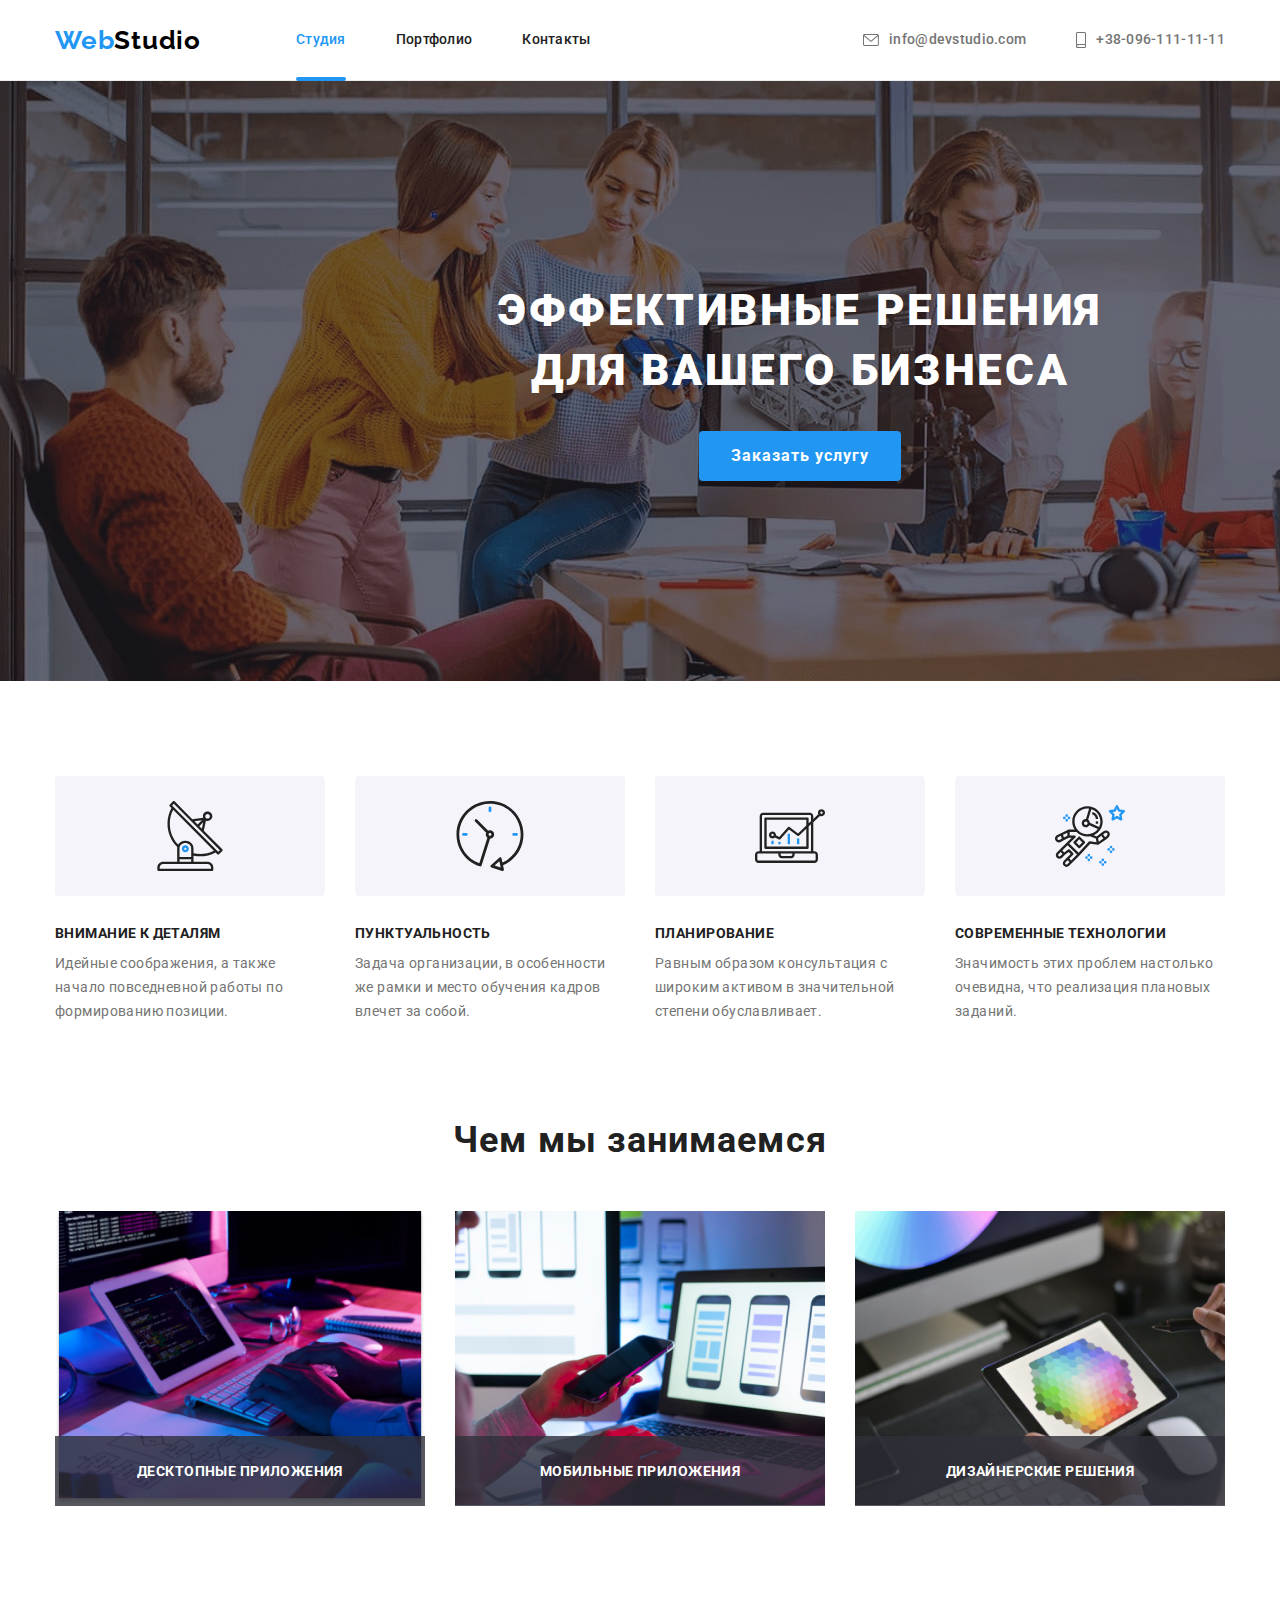
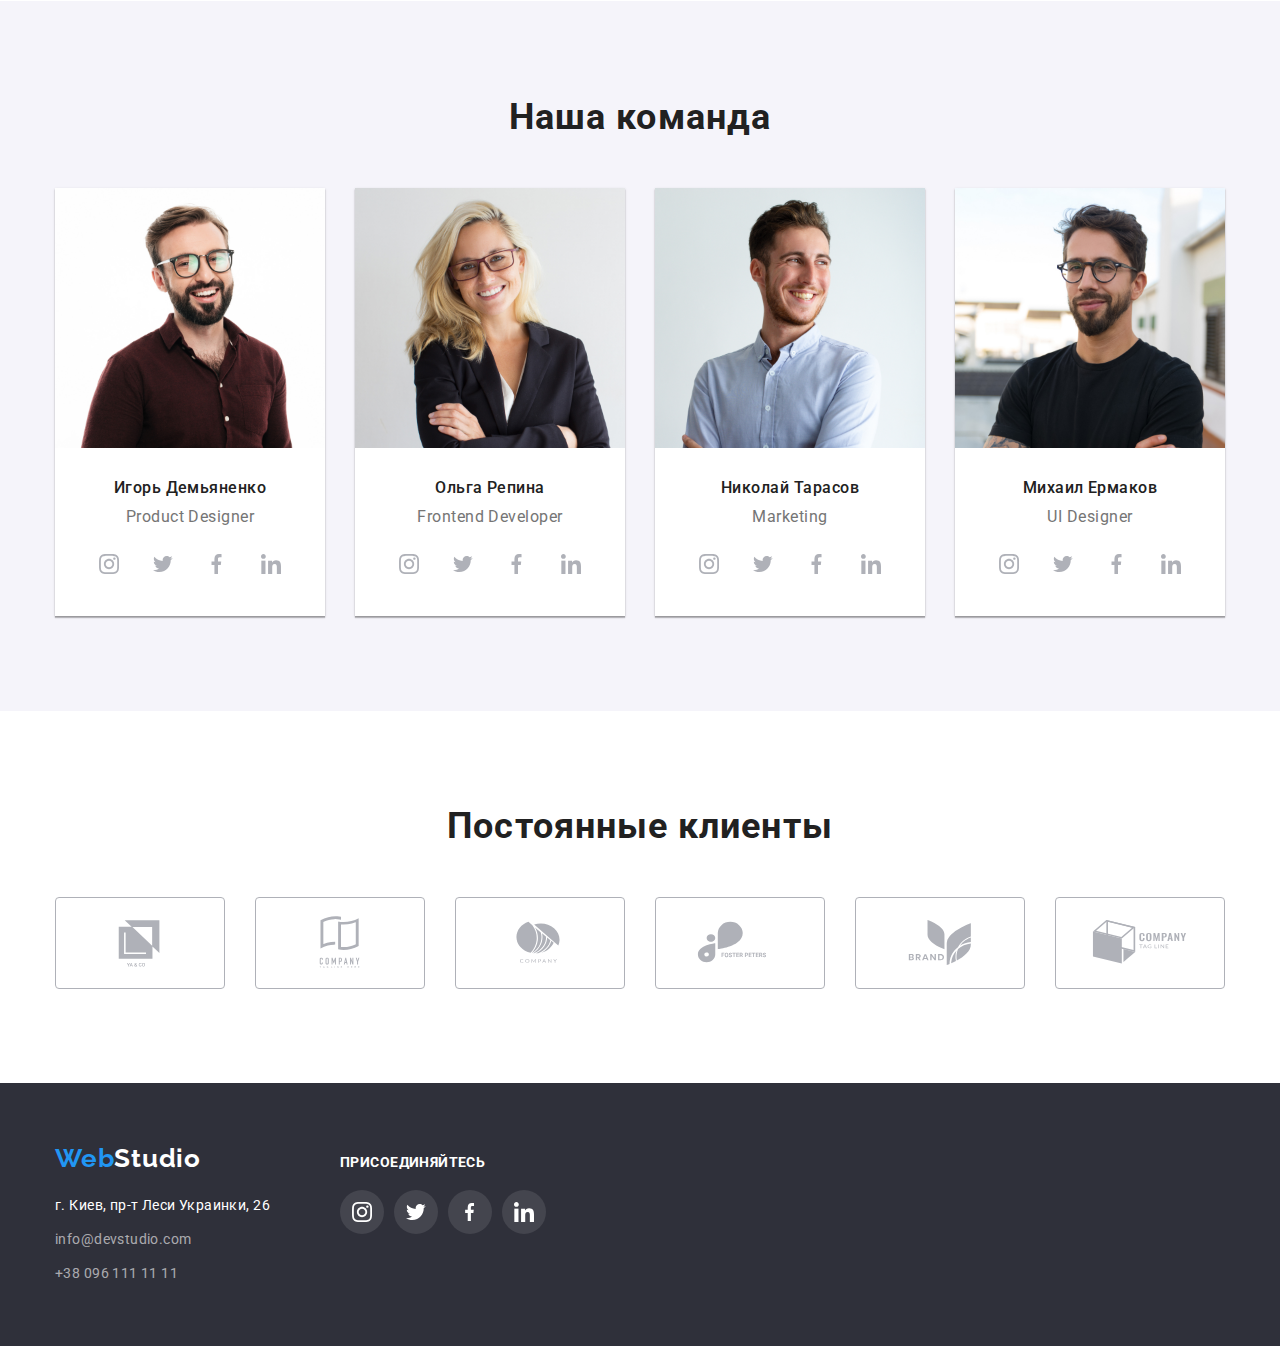
<file: index.html>
<!DOCTYPE html>
<html lang="ru">

<head>
    <meta charset="UTF-8" />
    <meta http-equiv="X-UA-Compatible" content="IE=edge" />
    <meta name="viewport" content="width=device-width, initial-scale-1.0" />

    <link rel="preconnect" href="https://fonts.googleapis.com">
    <link rel="preconnect" href="https://fonts.gstatic.com" crossorigin>
    <link href="https://fonts.googleapis.com/css2?family=Raleway:wght@700&family=Roboto:wght@400;500;700;900&display=swap"
        rel="stylesheet">

    <link rel="stylesheet" href="https://cdnjs.cloudflare.com/ajax/libs/modern-normalize/1.0.0/modern-normalize.min.css" />
    <link rel="stylesheet" href="./css/styles.css" />

    <title>WebStudio</title>
</head>

<body>
    <header class="container-nav">
        <!--Navigation-->
        <div class="container">
            <div class="flex-nav">
                <nav class="navigation">
                    <a class="header-logo link" href="./index.html" title="logo" target="_blank">
                        Web<span class="logo-second">Studio</span>
                    </a>
                    <ul class="header-menu list">
                        <li class="header-menu-item"><a class="header-menu-text link current header-menu-text-line" href="./index.html">
                                Студия
                            </a></li>
                        <li class="header-menu-item"><a class="header-menu-text link" href="./portfolio.html">
                                Портфолио
                            </a></li>
                        <li class="header-menu-item"><a class="header-menu-text link" href="#">
                                Контакты
                            </a></li>
                    </ul>
                </nav>
                <ul class="header-contacts list">
                    <li class="header-contacts-item">
                        <a class="header-contacts-item link" href="mailto:info@devstudio.com"> 
                            <svg class="header-contacts-item-img" height="12" width="16">
                            <use href="./images/icons/symbol-defs.svg#icon-post"></use>
                        </svg>
                            info@devstudio.com</a>
                    </li>
                    <li class="header-contacts-item">
                        <a class="header-contacts-item link" href="tell:+380961111111">
                            <svg class="header-contacts-item-img" height="16" width="10">
                            <use href="./images/icons/symbol-defs.svg#icon-smartphone"></use>
                        </svg>
                            +38-096-111-11-11</a>
                    </li>
                </ul>
            </div>
        </div>
    </header>

    <main>

        <!--First section-->
        <section class="first-section">
            <div class="container">
                <h1 class="main-title">
                    Эффективные решения для вашего бизнеса
                </h1>
                <div class="button-wrapper">
                    <button type="button" class="btn" data-modal-open>Заказать услугу</button>
                </div>
            </div>
        </section>

        <!--Second section-->
        <section class="peculiarities">
            <div class="container-peculiarities container">
                <h2 class="visually-hidden">Особенности</h2>
                    <ul class="peculiarities-list list">
                        <li class="peculiarities-item">
                            <div class="peculiarities-item-fon">
                                <svg class="peculiarities-item-img" height="70" width="70">
                                    <use href="./images/icons/symbol-defs.svg#icon-group1-1"></use>
                                </svg>
                            </div>
                            <h3 class="peculiarities-item-title">Внимание к деталям</h3>
                            <p class="peculiarities-item-text">Идейные соображения, а также начало повседневной работы по формированию позиции.</p>
                        </li>
                        <li class="peculiarities-item">
                            <div class="peculiarities-item-fon">
                                <svg class="peculiarities-item-img" height="70" width="70">
                                    <use href="./images/icons/symbol-defs.svg#icon-group1-2"></use>
                                </svg>
                            </div>
                            <h3 class="peculiarities-item-title">Пунктуальность</h3>
                            <p class="peculiarities-item-text">Задача организации, в особенности же рамки и место обучения кадров влечет за собой.</p>
                        </li>
                        <li class="peculiarities-item">
                            <div class="peculiarities-item-fon">
                                <svg class="peculiarities-item-img" height="70" width="70">
                                    <use href="./images/icons/symbol-defs.svg#icon-group1-3"></use>
                                </svg>
                            </div>
                            <h3 class="peculiarities-item-title">Планирование</h3>
                            <p class="peculiarities-item-text">Равным образом консультация с широким активом в значительной степени обуславливает.</p>
                        </li>
                        <li class="peculiarities-item">
                            <div class="peculiarities-item-fon">
                                <svg class="peculiarities-item-img" height="70" width="70">
                                    <use href="./images/icons/symbol-defs.svg#icon-group1-4"></use>
                                </svg>
                            </div>
                            <h3 class="peculiarities-item-title">Современные технологии</h3>
                            <p class="peculiarities-item-text">Значимость этих проблем настолько очевидна, что реализация плановых заданий.</p>
                        </li>
                    </ul>
            </div>
        </section> 

        <!--Third section-->
        <section class="activity">
            <div class="container-activity container">
                <h2 class="activity-title">
                    Чем мы занимаемся
                </h2>
                <ul class="activity-list list">
                    <li class="activity-item">
                            <img class="activity-item-img" src="./images/box1.jpg" alt="Разработка програмного обезпечения" width="370">
                            <p class="activity-item-text">Десктопные приложения</p>
                    </li>
                    <li class="activity-item">
                        <img class="activity-item-img" src="./images/box2.jpg" alt="Разработка дизайна для мобильного приложения" width="370">
                        <p class="activity-item-text">Мобильные приложения</p>
                    </li>
                    <li class="activity-item">
                        <img class="activity-item-img" src="./images/box3.jpg" alt="Работа с палитрой цветов" width="370">
                        <p class="activity-item-text">Дизайнерские решения</p>
                    </li>
                </ul>
            </div>
        </section>

        <!--Forth section-->
        <section class="team">
            <div class="container-team container">
                <h2 class="team-title">
                    Наша команда
                </h2>
                <ul class="team-list list">
                    <li class="team-item">
                        <img class="team-item-img" src="./images/img0.jpg" alt="Игорь Демьяненко - Product Designer" width="270">
                        <div class="team-item-text">
                            <h3 class="team-item-name">Игорь Демьяненко</h3>
                            <p class="team-item-job" lang="en">Product Designer</p>
                            <ul class="team-item-soc-list list">
                                <li class="team-item-soc-item">
                                    <a class="team-item-soc-link link" href="">
                                        <svg class="team-item-soc-icon">
                                            <use href="./images/icons/symbol-defs.svg#icon-instagram"></use>
                                        </svg>
                                    </a>
                                </li>
                                <li class="team-item-soc-item">
                                    <a class="team-item-soc-link link" href="">
                                        <svg class="team-item-soc-icon">
                                            <use href="./images/icons/symbol-defs.svg#icon-twitter"></use>
                                        </svg>
                                    </a>
                                </li>
                                <li class="team-item-soc-item">
                                    <a class="team-item-soc-link link" href="">
                                        <svg class="team-item-soc-icon">
                                            <use href="./images/icons/symbol-defs.svg#icon-facebook"></use>
                                        </svg>
                                    </a>
                                </li>
                                <li class="team-item-soc-item">
                                    <a class="team-item-soc-link link" href="">
                                        <svg class="team-item-soc-icon">
                                            <use href="./images/icons/symbol-defs.svg#icon-linkedin"></use>
                                        </svg>
                                    </a>
                                </li>
                            </ul>  
                        </div>
                    </li>
                    <li class="team-item">
                        <img class="team-item-img" src="./images/img1.jpg" alt="Ольга Репина - Frontend Developer" width="270">
                        <div class="team-item-text">
                            <h3 class="team-item-name">Ольга Репина</h3>
                            <p class="team-item-job" lang="en">Frontend Developer</p>
                            <ul class="team-item-soc-list list">
                                <li class="team-item-soc-item">
                                    <a class="team-item-soc-link link" href="">
                                        <svg class="team-item-soc-icon">
                                            <use href="./images/icons/symbol-defs.svg#icon-instagram"></use>
                                        </svg>
                                    </a>
                                </li>
                                <li class="team-item-soc-item">
                                    <a class="team-item-soc-link link" href="">
                                        <svg class="team-item-soc-icon">
                                            <use href="./images/icons/symbol-defs.svg#icon-twitter"></use>
                                        </svg>
                                    </a>
                                </li>
                                <li class="team-item-soc-item">
                                    <a class="team-item-soc-link link" href="">
                                        <svg class="team-item-soc-icon">
                                            <use href="./images/icons/symbol-defs.svg#icon-facebook"></use>
                                        </svg>
                                    </a>
                                </li>
                                <li class="team-item-soc-item">
                                    <a class="team-item-soc-link link" href="">
                                        <svg class="team-item-soc-icon">
                                            <use href="./images/icons/symbol-defs.svg#icon-linkedin"></use>
                                        </svg>
                                    </a>
                                </li>
                            </ul>
                        </div>
                    </li>
                    <li class="team-item">
                        <img class="team-item-img" src="./images/img2.jpg" alt="Николай Тарасов - Marketing" width="270">
                        <div class="team-item-text">
                            <h3 class="team-item-name">Николай Тарасов</h3>
                            <p class="team-item-job" lang="en">Marketing</p>
                            <ul class="team-item-soc-list list">
                                <li class="team-item-soc-item">
                                    <a class="team-item-soc-link link" href="">
                                        <svg class="team-item-soc-icon">
                                            <use href="./images/icons/symbol-defs.svg#icon-instagram"></use>
                                        </svg>
                                    </a>
                                </li>
                                <li class="team-item-soc-item">
                                    <a class="team-item-soc-link link" href="">
                                        <svg class="team-item-soc-icon">
                                            <use href="./images/icons/symbol-defs.svg#icon-twitter"></use>
                                        </svg>
                                    </a>
                                </li>
                                <li class="team-item-soc-item">
                                    <a class="team-item-soc-link link" href="">
                                        <svg class="team-item-soc-icon">
                                            <use href="./images/icons/symbol-defs.svg#icon-facebook"></use>
                                        </svg>
                                    </a>
                                </li>
                                <li class="team-item-soc-item">
                                    <a class="team-item-soc-link link" href="">
                                        <svg class="team-item-soc-icon">
                                            <use href="./images/icons/symbol-defs.svg#icon-linkedin"></use>
                                        </svg>
                                    </a>
                                </li>
                            </ul>
                        </div>
                    </li>
                    <li class="team-item">
                        <img class="team-item-img" src="./images/img3.jpg" alt="Михаил Ермаков - UI Designer" width="270">
                        <div class="team-item-text">
                            <h3 class="team-item-name">Михаил Ермаков</h3>
                            <p class="team-item-job" lang="en">UI Designer</p>
                            <ul class="team-item-soc-list list">
                                <li class="team-item-soc-item">
                                    <a class="team-item-soc-link link" href="">
                                        <svg class="team-item-soc-icon">
                                            <use href="./images/icons/symbol-defs.svg#icon-instagram"></use>
                                        </svg>
                                    </a>
                                </li>
                                <li class="team-item-soc-item">
                                    <a class="team-item-soc-link link" href="">
                                        <svg class="team-item-soc-icon">
                                            <use href="./images/icons/symbol-defs.svg#icon-twitter"></use>
                                        </svg>
                                    </a>
                                </li>
                                <li class="team-item-soc-item">
                                    <a class="team-item-soc-link link" href="">
                                        <svg class="team-item-soc-icon">
                                            <use href="./images/icons/symbol-defs.svg#icon-facebook"></use>
                                        </svg>
                                    </a>
                                </li>
                                <li class="team-item-soc-item">
                                    <a class="team-item-soc-link link" href="">
                                        <svg class="team-item-soc-icon">
                                            <use href="./images/icons/symbol-defs.svg#icon-linkedin"></use>
                                        </svg>
                                    </a>
                                </li>
                            </ul>
                        </div>
                    </li>
                </ul>
            </div>
        </section>

        <!--Fifth dection-->
        <section class="clients">
            <div class="container-clients container">
                <h2 class="team-title">Постоянные клиенты</h2>
                <ul class="clients-list list">
                    <li class="clients-list-item">
                        <a class="clients-list-div" href="#">
                            <svg class="clients-list-img" width="106" height="60" >
                                <use href="./images/icons/symbol-defs.svg#icon-group2-1"></use>
                            </svg>
                        </a>
                    </li>
                    <li class="clients-list-item">
                        <a class="clients-list-div" href="#">
                            <svg class="clients-list-img" width="106" height="60">
                                <use href="./images/icons/symbol-defs.svg#icon-group2-2"></use>
                            </svg>
                        </a>
                    </li>
                    <li class="clients-list-item">
                        <a class="clients-list-div" href="#">
                            <svg class="clients-list-img" width="106" height="60">
                                <use href="./images/icons/symbol-defs.svg#icon-group2-3"></use>
                            </svg>
                        </a>
                    </li>
                    <li class="clients-list-item">
                        <a class="clients-list-div" href="#">
                            <svg class="clients-list-img" width="106" height="60">
                                <use href="./images/icons/symbol-defs.svg#icon-group2-4"></use>
                            </svg>
                        </a>
                    </li>
                    <li class="clients-list-item">
                        <a class="clients-list-div" href="#">
                            <svg class="clients-list-img" width="106" height="60">
                                <use href="./images/icons/symbol-defs.svg#icon-group2-5"></use>
                            </svg>
                        </a>
                    </li>
                    <li class="clients-list-item">
                        <a class="clients-list-div" href="#">
                            <svg class="clients-list-img" width="106" height="60">
                                <use href="./images/icons/symbol-defs.svg#icon-group2-6"></use>
                            </svg>
                        </a>
                    </li>
                </ul>
            </div>
        </section>
    </main>

    <footer class="footer">
        <div class="container-footer container">
            <div class="footer-main">
                <a class="footer-logo link" href="index.html" title="logo" target="_blank">Web<span class="logo-second-footer link">Studio</span> </a>
                <address class="footer-list">
                    <p class="footer-address">г. Киев, пр-т Леси Украинки, 26</p>
                    <ul class="footer-contacts list">
                        <li  class="footer-contacts-item"><a class="footer-contacts-item-text link" href="mailto:info@devstudio.com">info@devstudio.com</a></li>
                        <li  class="footer-contacts-item"><a class="footer-contacts-item-text link" href="tell:+380961111111">+38 096 111 11 11</a></li>
                    </ul>
                </address>
            </div>
            <div class="footer-social">
                <p class="footer-social-title">присоединяйтесь</p>
                <ul class="footer-soc-list list">
                    <li class="footer-soc-item">
                        <a class="footer-soc-link link" href="#">
                            <svg class="footer-soc-icon" width="20" height="20">
                                <use href="./images/icons/symbol-defs.svg#icon-instagram"></use>
                            </svg>
                        </a>
                    </li>
                    <li class="footer-soc-item">
                        <a class="footer-soc-link link" href="#">
                            <svg class="footer-soc-icon" width=" 20" height="20">
                                        <use href=" ./images/icons/symbol-defs.svg#icon-twitter"></use>
                            </svg>
                        </a>
                    </li>
                    <li class="footer-soc-item">
                        <a class="footer-soc-link link" href="">
                            <svg class="footer-soc-icon" width="10" height="20">
                                <use href="./images/icons/symbol-defs.svg#icon-facebook"></use>
                            </svg>
                        </a>
                    </li>
                    <li class="footer-soc-item">
                        <a class="footer-soc-link link" href="">
                            <svg class="footer-soc-icon" width="20" height="20">
                                <use href="./images/icons/symbol-defs.svg#icon-linkedin"></use>
                            </svg>
                        </a>
                    </li>
                </ul>
            </div>
        </div>
    </footer>

    <div class="overlay is-hidden" data-modal>
        <div class="modal">
            <button type="button" class="modal-close" data-modal-close>
                <svg  width="11" height="11">
                    <use href="./images/icons/symbol-defs.svg#icon-cross" width="11" height="11"></use>
                </svg>  
            </button>
        </div>
    </div>
    <script src="./js/modal.js"></script>
</html>
</file>
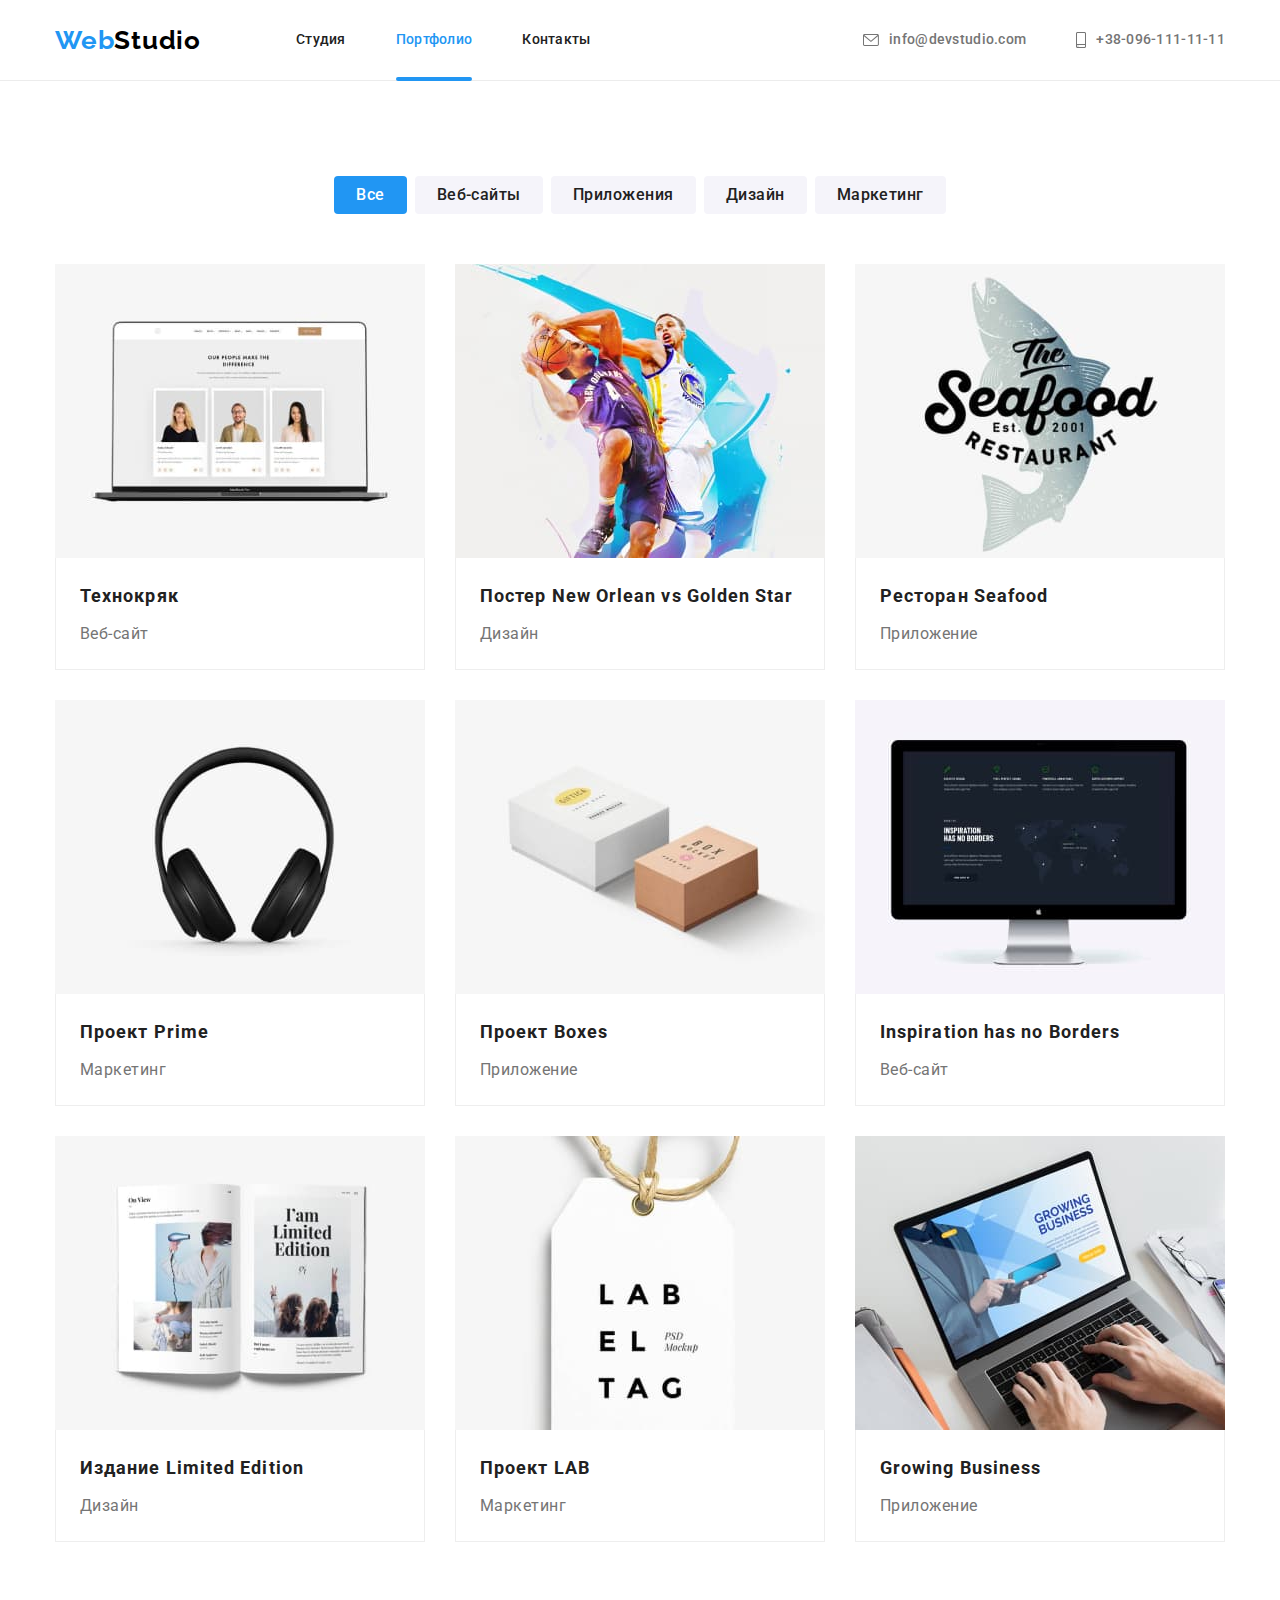
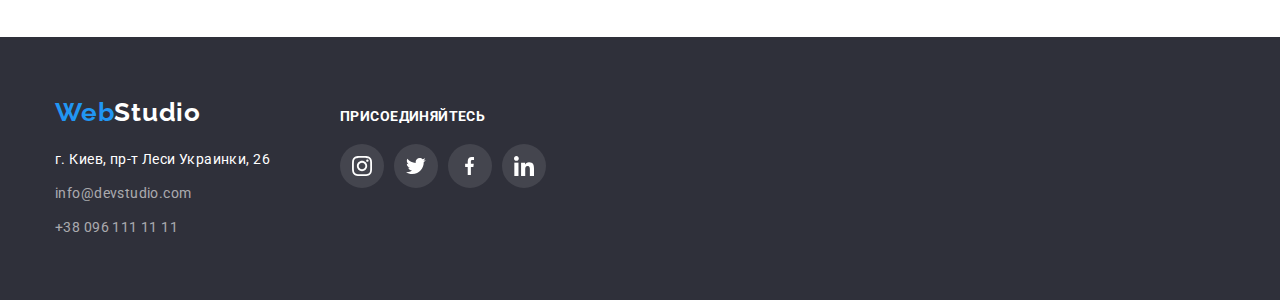
<file: portfolio.html>
<!DOCTYPE html>
<html lang="ru">

<head>
    <meta charset="UTF-8" />
    <meta http-equiv="X-UA-Compatible" content="IE=edge" />
    <meta name="viewport" content="width=device-width, initial-scale-1.0" />

    <link rel="preconnect" href="https://fonts.googleapis.com">
    <link rel="preconnect" href="https://fonts.gstatic.com" crossorigin>
    <link href="https://fonts.googleapis.com/css2?family=Raleway:wght@700&family=Roboto:wght@400;500;700;900&display=swap"
        rel="stylesheet">

    <link rel="stylesheet" href="https://cdnjs.cloudflare.com/ajax/libs/modern-normalize/1.0.0/modern-normalize.min.css" />
    <link rel="stylesheet" href="./css/styles.css" />

    <title>WebStudio</title>
</head>

<body>
    <header class="container-nav">
        <!--Navigation-->
        <div class="container">
            <div class="flex-nav">
                <nav class="navigation">
                    <a class="header-logo link" href="./index.html" title="logo" target="_blank">
                        Web<span class="logo-second">Studio</span>
                    </a>
                    <ul class="header-menu list">
                        <li class="header-menu-item"><a class="header-menu-text link" href="./index.html">
                                Студия
                            </a></li>
                        <li class="header-menu-item"><a class="header-menu-text link current header-menu-text-line" href="./portfolio.html">
                                Портфолио
                            </a></li>
                        <li class="header-menu-item"><a class="header-menu-text link" href="#">
                                Контакты
                            </a></li>
                    </ul>
                </nav>
                <ul class="header-contacts list">
                    <li class="header-contacts-item">
                        <a class="header-contacts-item link" href="mailto:info@devstudio.com">
                            <svg class="header-contacts-item-img" height="12" width="16">
                                <use href="./images/icons/symbol-defs.svg#icon-post"></use>
                            </svg>
                            info@devstudio.com</a>
                    </li>
                    <li class="header-contacts-item">
                        <a class="header-contacts-item link" href="tell:+380961111111">
                            <svg class="header-contacts-item-img" height="16" width="10">
                                <use href="./images/icons/symbol-defs.svg#icon-smartphone"></use>
                            </svg>
                            +38-096-111-11-11</a>
                    </li>
                </ul>
            </div>
        </div>
    </header>

    <main>
        <section class="portf">
            <div class="container-portf container">
                <h1 class="visually-hidden">Portfoloi page</h1>

                <ul class="portf-list1 list">
                    <li class="portf-list1-item">
                        <button class="portf-btn port-btn-current" type="button">Все</button>
                    </li>
                    <li class="portf-list1-item">
                        <button class="portf-btn" type="button">Веб-сайты</button>
                    </li>
                    <li class="portf-list1-item">
                        <button class="portf-btn" type="button">Приложения</button>
                    </li>
                    <li class="portf-list1-item">
                        <button class="portf-btn" type="button">Дизайн</button>
                    </li>
                    <li class="portf-list1-item">
                        <button class="portf-btn" type="button">Маркетинг</button>
                    </li>
                </ul>

                <ul class="portf-list2 list">
                    <li class="portf-list-item"> 
                        <a class="portf-list-link link" href="">
                            <div class="portf-list-item-imgp">
                                <img class="portf-list-item-img" src="./images/pr1.jpg" alt="Открытый ноутбук с проектом" width="370" height="294">
                                <p class="portf-list-item-p">Ресурс предлагает комплексные предложения с разным уровнем функционала и сервисов. Все это позволит посетителю получить
                                исчерпывающие сведения о компании или частном лице.</p>
                            </div>
                            <div class="portf-list-item-text">
                                <h2 class="portf-list-item-title">Технокряк</h2>
                                <p class="portf-list-item-btn">Веб-сайт</p>
                            </div>
                        </a>
                    </li>
                    <li class="portf-list-item">
                        <a class="portf-list-link link" href="">
                            <div class="portf-list-item-imgp">
                                <img class="portf-list-item-img" src="./images/pr2.jpg" alt="Два баскетболиста в моменте игры" width="370" height="294">
                                <p class="portf-list-item-p">Ресурс предлагает комплексные предложения с разным уровнем функционала и сервисов. Все это позволит посетителю получить
                                исчерпывающие сведения о компании или частном лице.</p>
                            </div>
                            <div class="portf-list-item-text">
                                <h2 class="portf-list-item-title">Постер <span lang="en">New Orlean vs Golden Star</span></h2>
                                <p class="portf-list-item-btn">Дизайн</p>
                            </div>
                        </a>
                    </li>
                    <li class="portf-list-item">
                        <a class="portf-list-link link" href="">
                            <div class="portf-list-item-imgp">
                                <img class="portf-list-item-img" src="./images/pr3.jpg" alt="Логотип ресторана" width="370" height="294">
                                <p class="portf-list-item-p">Ресурс предлагает комплексные предложения с разным уровнем функционала и сервисов. Все это позволит посетителю получить
                                исчерпывающие сведения о компании или частном лице.</p>
                            </div>
                            <div class="portf-list-item-text">
                                <h2 class="portf-list-item-title">Ресторан <span lang="en">Seafood</span></h2>
                                <p class="portf-list-item-btn">Приложение</p>
                            </div>
                        </a>
                    </li>
                    <li class="portf-list-item">
                        <a class="portf-list-link link" href="">
                            <div class="portf-list-item-imgp">
                                <img class="portf-list-item-img" src="./images/pr4.jpg" alt="Большие черные наушники" width="370" height="294">
                                <p class="portf-list-item-p">Ресурс предлагает комплексные предложения с разным уровнем функционала и сервисов. Все это позволит посетителю получить
                                исчерпывающие сведения о компании или частном лице.</p>
                            </div>
                            <div class="portf-list-item-text">
                                <h2 class="portf-list-item-title">Проект <span lang="en">Prime</span></h2>
                                <p class="portf-list-item-btn">Маркетинг</p>
                            </div>
                        </a>
                    </li>
                    <li class="portf-list-item">
                        <a class="portf-list-link link" href="">
                            <div class="portf-list-item-imgp">
                                <img class="portf-list-item-img" src="./images/pr5.jpg" alt="Две коробки. Одна белая, другая коричневая" width="370" height="294">
                                <p class="portf-list-item-p">Ресурс предлагает комплексные предложения с разным уровнем функционала и сервисов. Все это позволит посетителю получить
                                исчерпывающие сведения о компании или частном лице.</p>
                            </div>
                            <div class="portf-list-item-text">
                                <h2 class="portf-list-item-title">Проект <span lang="en">Boxes</span></h2>
                                <p class="portf-list-item-btn">Приложение</p>
                            </div>
                        </a>
                    </li>
                    <li class="portf-list-item">
                        <a class="portf-list-link link" href="">
                            <div class="portf-list-item-imgp">
                                <img class="portf-list-item-img" src="./images/pr6.jpg" alt="Включенный монитор комп'ютера" width="370" height="294">
                                <p class="portf-list-item-p">Ресурс предлагает комплексные предложения с разным уровнем функционала и сервисов. Все это позволит посетителю получить
                                исчерпывающие сведения о компании или частном лице.</p>
                            </div>
                            <div class="portf-list-item-text">
                                <h2 class="portf-list-item-title" lang="en">Inspiration has no Borders</h2>
                                <p class="portf-list-item-btn">Веб-сайт</p>
                            </div>
                        </a>
                    </li>
                    <li class="portf-list-item">
                        <a class="portf-list-link link" href="">
                            <div class="portf-list-item-imgp">
                                <img class="portf-list-item-img" src="./images/pr7.jpg" alt="Раскрытый журнал с логотипом фирмы" width="370" height="294">
                                <p class="portf-list-item-p">Ресурс предлагает комплексные предложения с разным уровнем функционала и сервисов. Все это позволит посетителю получить
                                исчерпывающие сведения о компании или частном лице.</p>
                            </div>
                            <div class="portf-list-item-text">
                                <h2 class="portf-list-item-title">Издание <span lang="en">Limited Edition</span></h2>
                                <p class="portf-list-item-btn">Дизайн</p>
                            </div>
                        </a>
                    </li>
                    <li class="portf-list-item">
                        <a class="portf-list-link link" href="">
                            <div class="portf-list-item-imgp">
                                <img class="portf-list-item-img" src="./images/pr8.jpg" alt="Белый лейбл с лго фирмы" width="370" height="294">
                                <p class="portf-list-item-p">Ресурс предлагает комплексные предложения с разным уровнем функционала и сервисов. Все это позволит посетителю получить
                                исчерпывающие сведения о компании или частном лице.</p>
                            </div>
                            <div class="portf-list-item-text">
                                <h2 class="portf-list-item-title">Проект <span lang="en">LAB</span></h2>
                                <p class="portf-list-item-btn">Маркетинг</p>
                            </div>
                        </a>
                    </li>
                    <li class="portf-list-item">
                        <a class="portf-list-link link" href="">
                            <div class="portf-list-item-imgp">
                            <img class="portf-list-item-img" src="./images/pr9.jpg" alt="Открытый ноутбук, за которым работает человек" width="370" height="294">
                            <p class="portf-list-item-p">Ресурс предлагает комплексные предложения с разным уровнем функционала и сервисов. Все это позволит посетителю получить
                            исчерпывающие сведения о компании или частном лице.</p>
                            </div>
                            <div class="portf-list-item-text">
                                <h2 class="portf-list-item-title" lang="en">Growing Business</h2>
                                <p class="portf-list-item-btn">Приложение</p>
                            </div>
                        </a>
                    </li>
                </ul>
            </div>
        </section>
    </main>

    <footer class="footer">
        <div class="container-footer container">
            <div class="footer-main">
                <a class="footer-logo link" href="index.html" title="logo" target="_blank">Web<span
                        class="logo-second-footer link">Studio</span> </a>
                <address class="footer-list">
                    <p class="footer-address">г. Киев, пр-т Леси Украинки, 26</p>
                    <ul class="footer-contacts list">
                        <li class="footer-contacts-item"><a class="footer-contacts-item-text link"
                                href="mailto:info@devstudio.com">info@devstudio.com</a></li>
                        <li class="footer-contacts-item"><a class="footer-contacts-item-text link"
                                href="tell:+380961111111">+38 096 111 11 11</a></li>
                    </ul>
                </address>
            </div>
            <div class="footer-social">
                <p class="footer-social-title">присоединяйтесь</p>
                <ul class="footer-soc-list list">
                    <li class="footer-soc-item">
                        <a class="footer-soc-link link" href="#">
                            <svg class="footer-soc-icon" width="20" height="20">
                                <use href="./images/icons/symbol-defs.svg#icon-instagram"></use>
                            </svg>
                        </a>
                    </li>
                    <li class="footer-soc-item">
                        <a class="footer-soc-link link" href="#">
                            <svg class="footer-soc-icon" width="20" height="20">
                                            <use href=" ./images/icons/symbol-defs.svg#icon-twitter"></use>
                            </svg>
                        </a>
                    </li>
                    <li class="footer-soc-item">
                        <a class="footer-soc-link link" href="">
                            <svg class="footer-soc-icon" width="10" height="20">
                                <use href="./images/icons/symbol-defs.svg#icon-facebook"></use>
                            </svg>
                        </a>
                    </li>
                    <li class="footer-soc-item">
                        <a class="footer-soc-link link" href="">
                            <svg class="footer-soc-icon" width="20" height="20">
                                <use href="./images/icons/symbol-defs.svg#icon-linkedin"></use>
                            </svg>
                        </a>
                    </li>
                </ul>
            </div>
        </div>
    </footer>

</body>
</html>
</file>
<file: css/styles.css>
:root {
  --focus-color-blue: #2196f3;
  --color-dark-212121: #212121;
  --color-grey-757575: #757575;
  --color-blak-000000: #000;
  --color-dark-2f303a: #2F303A;
  --color-white-ffffff: #fff;
  --color-light-f5f4fa: #F5F4FA;
  --color-lifgt-rgba: rgba(255, 255, 255, 0.6);

}

body {
  font-family: Roboto, sans-serif;
  font-size: 14px;
  color: var(--color-dark-212121);
  background-color: var(--color-white-ffffff);
}

*,
*::before,
*::after {
  box-sizing: border-box;
}

.link {
  text-decoration: none;
  font-family: inherit;
  display: inline-block;
}

.list {
  list-style: none;
  padding-inline-start: 0;
  margin: 0;
}

.visually-hidden {
  position: absolute;
  white-space: nowrap;
  width: 1px;
  height: 1px;
  overflow: hidden;
  border: 0;
  padding: 0;
  clip: rect(0 0 0 0);
  clip-path: inset(50%);
  margin: -1px;
}

.container {
  width: 1200px;
  padding-left: 15px;
  padding-right: 15px;
  margin: 0 auto;
}

/* ---header---*/

.container-nav {
  border-bottom: 1px solid rgba(236, 236, 236, 1);
}

.flex-nav {
  height: 80px;
  display: flex;
  flex-direction: row;
  justify-content: space-between;
}

.navigation {
  display: flex;
  flex-direction: row;
  justify-content: space-evenly;
  align-items: center;
}

.header-logo {
  font-family: "Raleway", sans-serif;
  font-weight: 700;
  font-size: 26px;
  line-height: 1.19;
  letter-spacing: 0.03em;
  color: var(--focus-color-blue);

  padding: 24px 0;
  margin-right: 95px;
}

.logo-second,
.logo-second-footer {
  font-family: "Raleway", sans-serif;
  font-weight: 700;
  font-size: 26px;
  line-height: 1.19;
  letter-spacing: 0.03em;
  color: var(--color-blak-000000);
}

.header-menu {
  display: flex;
}

.header-menu-item {
  margin-left: 50px;

}

.header-menu-item:first-child {
  margin-left: 0;
}

.header-menu-text {
  position: relative;
  font-weight: 500;
  font-size: 14px;
  line-height: 1.14;
  letter-spacing: 0.02em;
  color: var(--color-dark-212121);
  padding: 32px 0;

  transition: color 250ms cubic-bezier(0.4, 0, 0.2, 1);
}

.current::after{
  content: ' ';

  position: absolute;
  bottom: -1px;
  left: 0;
  
  display: block;
  width: 100%;
  height: 4px;
  border-radius: 2px;
  background-color: var(--focus-color-blue); 

  transform: scaleX(1);
  transform-origin: bottom left;
}

.header-contacts {
  display: flex;
  align-items: center;
}

.header-contacts-item {
  font-weight: 500;
  font-size: 14px;
  line-height: 1.14;
  letter-spacing: 0.02em;
  color: var(--color-grey-757575);
  padding: 32px 0;;

  flex-direction: row;
  justify-content: end;
  margin-right: 50px;
  /* padding-bottom: 0; */

  transition: color 250ms cubic-bezier(0.4, 0, 0.2, 1);
}

.header-contacts-item:last-child {
  margin-right: 0;
  display: flex;
  flex-direction: row;
  align-items: center;
}

.current {
  color: var(--focus-color-blue);
}

.header-contacts-item:hover,
.header-contacts-item:focus,
.header-menu-text:hover,
.header-menu-text:focus {
  color: var(--focus-color-blue);
}

.header-contacts-item-img{
  /* display: inline-block; */
  fill: currentColor;
  margin-right: 10px;
}


/* ---first section---*/
.first-section {
  width: 1600px;
  background-color: var(--color-dark-2f303a);
  background-image: linear-gradient(
    rgba(47, 48, 58, 0.4), 
    rgba(47, 48, 58, 0.4)),
    url('../images/background.jpg');
  background-repeat: no-repeat;
  background-position: center;
  background-size: cover; 
  padding: 200px 0; 
  margin: 0 auto;
  flex-grow: 1; 
}

.main-title {
  font-weight: 900;
  font-size: 44px;
  line-height: 1.36;
  text-align: center;
  letter-spacing: 0.06em;
  text-transform: uppercase;
  color: var(--color-white-ffffff);
  width: 700px;

  margin: 0 auto;
  margin-bottom: 30px;
}

.button-wrapper {
  display: flex;
  justify-content: center;
}

.btn {
  background-color: var(--focus-color-blue);
  color: var(--color-white-ffffff);
  font-family: Roboto;
  font-weight: 700;
  font-size: 16px;
  line-height: 1.88;
  align-items: center;
  text-align: center;
  letter-spacing: 0.06em;
  cursor: pointer;
  min-width: 200px;
  border: transparent;
  border-radius: 4px;

  padding: 10px 32px;
}

/* ---second section---*/

.peculiarities {
  padding-top: 95px;
  padding-bottom: 95px;

}

/*.container-peculiarities {

}*/

.peculiarities-list {
  margin: 0;
  padding: 0;
  display: flex;
}

.peculiarities-item {
  width: 270px;
  margin-right: 30px;
}

.peculiarities-item:last-child {
  margin-right: 0;
}

.peculiarities-item-fon{
  width: 270px;
  height: 120px;
  background: #F5F4FA;
  border-radius: 4px;
  margin-bottom: 30px;
  display: flex;
  justify-content: center;
  align-items: center;
}

.peculiarities-item-img{
  fill: var(--color-dark-212121);
}

.peculiarities-item-title {
  font-weight: 700;
  font-size: 14px;
  line-height: 1.14;
  letter-spacing: 0.03em;
  text-transform: uppercase;
  margin-bottom: 10px;
  margin-top: 0;
}

.peculiarities-item-text {
  font-size: 14px;
  line-height: 1.71;
  letter-spacing: 0.03em;
  color: var(--color-grey-757575);
  margin: 0;
}

/* ---third section---*/

.activity {
  padding-top: 95px;
  padding-bottom: 95px;
  padding-top: 0;
}

/*.container-activity{

}*/

.activity-title {
  font-weight: 700;
  font-size: 36px;
  line-height: 42px;
  text-align: center;
  letter-spacing: 0.03em;

  margin-top: 0;
  margin-bottom: 50px;
}

.activity-list {
  margin: 0;
  padding: 0;
  display: flex;
}

.activity-item {
  position: relative;
  width: 370px;
  margin-right: 30px;
}

.activity-item:last-child {
  margin-right: 0;
}

.activity-item-img {
  position: relative;
  display: block;
  max-width: 100%;
  height: auto;
}

.activity-item::after{
  display: block;
  position: absolute;
  content: "";
  width: 100%;
  height: 70px;
  left: 0;
  bottom: 0;
  background-color: rgba(47, 48, 58, 0.8);
}

.activity-item-text{
  
  position: absolute;
  bottom: 0;
  width: 100%;
  height: 70px;
  display: flex;
  align-items: center;
  justify-content: center;
  left: 50%;
  transform: translateX(-50%);
  margin: 0;
  font-weight: 700;
  font-size: 14px;
  line-height: 16px;
  text-align: center;
  letter-spacing: 0.03em;
  text-transform: uppercase;
  
  color: #FFFFFF;
  z-index: 10;
}


/* ---forth section---*/

.team {
  background-color: var(--color-light-f5f4fa);
  padding-top: 95px;
  padding-bottom: 95px;
}

/* .container-team{
  
} */

.team-title {
  font-weight: 700;
  font-size: 36px;
  line-height: 1.17;
  text-align: center;
  letter-spacing: 0.03em;

  margin: 0 auto;
  margin-bottom: 50px;
}

.team-list {
  padding-inline-start: 0;
  display: flex;
}

.team-item {
  background-color: var(--color-white-ffffff);
  box-shadow: 0px 1px 3px rgba(0, 0, 0, 0.12),
    0px 1px 1px rgba(0, 0, 0, 0.14),
    0px 2px 1px rgba(0, 0, 0, 0.2);
  
  flex-basis: calc((100%-3*30px)/4);
  margin-right: 30px;
}

.team-item:last-child {
  margin-right: 0;
}

.team-item-img {
  display: block;
  max-width: 100%;
  height: auto;
} 

.team-item-text{
  display: block;
  padding: 30px 0;
  border-radius: 0px 0px 4px 4px;
}

.team-item-name {
  font-weight: 500;
  font-size: 16px;
  line-height: 19px;
  /* identical to box height */
  text-align: center;
  letter-spacing: 0.03em;

  margin: 0 0 10px 0;
}

.team-item-job {
  font-size: 16px;
  line-height: 19px;
  /* identical to box height */
  text-align: center;
  letter-spacing: 0.03em;
  color: var(--color-grey-757575);
  margin: 0 0 16px 0;
}

.team-item-soc-list{
  display: flex;
  justify-content: center;
}

/* .team-item-soc-item{

} */

.team-item-soc-item + .team-item-soc-item{
  margin-left: 10px;
}

.team-item-soc-link {
  width: 44px;
  height: 44px;
  border-radius: 50%;
  display: flex;
  justify-content: center;
  align-items: center;

  color: #AFB1B8;
  background-color: inherit;

  transition: background-color 250ms cubic-bezier(0.4, 0, 0.2, 1),
    color 250ms cubic-bezier(0.4, 0, 0.2, 1);
}

.team-item-soc-icon{
  fill: currentColor;
  width: 20px;
  height: 20px;
}

.team-item-soc-link:hover,
.team-item-soc-link:focus{
  background-color: var(--focus-color-blue);
  color: var(--color-white-ffffff);
}

/* ---clients--- */

.clients{
  padding: 94px 0;
}

/* .container-clients{

} */

.clients-list{
  display: flex;
  justify-content: space-between;
  
}

.clients-list-item{
  display: inline-block;
}

.clients-list-item + .clients-list-item{
  margin-left: 30px;  
}

.clients-list-div{
  width: 170px;
  height: 92px;
  display: flex; 
  justify-content: center;
  align-items: center;
  border: 1px solid #AFB1B8;
  border-radius: 4px;
  color: #AFB1B8;
  transition: border 250ms cubic-bezier(0.4, 0, 0.2, 1),
  color 250ms cubic-bezier(0.4, 0, 0.2, 1);
}

.clients-list-img{
  fill: currentColor;
}

.clients-list-div:hover,
.clients-list-div:focus{
  color: var(--focus-color-blue);
  border: 1px solid var(--focus-color-blue);
}

/* ---footer section---*/

.footer {
  background-color: #2F303A;
  padding-top: 60px;
  padding-bottom: 60px;
}

.container-footer{
  display: flex;
  align-items: baseline;
}

.footer-main{
  margin-right: 70px;
}

.footer-logo {
  font-family: "Raleway", sans-serif;
  font-weight: 700;
  font-size: 26px;
  line-height: 1.19;
  letter-spacing: 0.03em;
  color: var(--focus-color-blue);
}

.logo-second-footer {
  color: var(--color-white-ffffff);
}

.footer-list {
  font-style: normal;
  margin-top: 20px;
}

.footer-address {
  font-size: 14px;
  line-height: 1.71;
  letter-spacing: 0.03em;
  color: var(--color-white-ffffff);
  margin-top: 0;
  margin-bottom: 10px;
}

.footer-contacts {
  margin: 0;
  padding: 0;
}

.footer-contacts-item:not(:last-child) {
  margin-bottom: 10px;
}

.footer-contacts-item-text {
  display: inline-block;
  font-size: 14px;
  line-height: 1.71;
  letter-spacing: 0.03em;
  color: var(--color-lifgt-rgba);

  transition: color 250ms cubic-bezier(0.4, 0, 0.2, 1);
}

.footer-contacts-item-text:hover,
.footer-contacts-item-text:focus {
  color: var(--focus-color-blue);
}

.footer-social-title{
  font-weight: 700;
  font-size: 14px;
  line-height: 16px;
  letter-spacing: 0.03em;
  text-transform: uppercase;
  color: #FFFFFF;
  margin: 0 0 20px 0;
}

.footer-soc-list{
  display: flex;
}

/* .footer-soc-item{

} */

.footer-soc-item + .footer-soc-item{
  padding: 0;
  margin: 0 0 0 10px;
}

.footer-soc-link{
  width: 44px;
  height: 44px;
  background-color: rgba(255, 255, 255, 0.1);
  border-radius: 50%;
  display: flex;
  justify-content: center;
  align-items: center;
 
  transition: background-color 250ms cubic-bezier(0.4, 0, 0.2, 1);
}

.footer-soc-link:hover,
.footer-soc-link:focus{
  background-color: var(--focus-color-blue);
}

.footer-soc-icon{
  fill: #ffffff;
}

/* ---portfolio section---*/

.portf {
  padding-top: 95px;
  padding-bottom: 95px;
}

/*.container-portf{

}*/

.portf-list1 {
  margin-top: 0;
  margin-bottom: 50px;
  display: flex;
  justify-content: center;
}

.portf-list1-item {
  margin-right: 8px;
}

.portf-list1-item:last-child {
  margin-right: 0;
}

.portf-btn {
  font-family: inherit;
  font-weight: 500;
  font-size: 16px;
  line-height: 1.62;
  text-align: center;
  letter-spacing: 0.03em;
  
  border: 0;
  border-radius: 4px;
  border-color: transparent;
  cursor: pointer;
  padding: 6px 22px;

  color: inherit;
  background-color: var(--color-light-f5f4fa);
  box-shadow: 0 0 0 #FFF,
  0 0 0 #FFF,
  0 0 0 #FFF;

  transition: box-shadow 250ms cubic-bezier(0.4, 0, 0.2, 1),
              color 250ms cubic-bezier(0.4, 0, 0.2, 1),
              background-color 250ms cubic-bezier(0.4, 0, 0.2, 1);
}

.portf-btn:focus,
.portf-btn:hover {
  color: var(--color-white-ffffff);
  background-color: var(--focus-color-blue);
  box-shadow: 0px 3px 1px rgba(0, 0, 0, 0.1),
              0px 1px 2px rgba(0, 0, 0, 0.08),
              0px 2px 2px rgba(0, 0, 0, 0.12);
}

.port-btn-current{
  color: var(--color-white-ffffff);
  background-color: var(--focus-color-blue);
}

.portf-list2 {
  display: flex;
  flex-wrap: wrap;
  margin: -15px;
}

.portf-list-item {
  width: 370px;
  margin: 15px;
  flex-basis: calc((100% - 3 * 30px) / 4);
  box-shadow: 0 0 0 #FFF,
  0 0 0 #FFF,
  0 0 0 #FFF;
  transition: box-shadow 250ms cubic-bezier(0.4, 0, 0.2, 1);
}

.portf-list-link{
  box-shadow: 0 0 0 #FFF,
  0 0 0 #FFF,
  0 0 0 #FFF;
  transition: box-shadow 250ms cubic-bezier(0.4, 0, 0.2, 1);
}

.portf-list-link:hover,
.portf-list-link:focus{
  box-shadow: 0px 1px 1px rgba(0, 0, 0, 0.12),
  0px 4px 4px rgba(0, 0, 0, 0.06),
  1px 4px 6px rgba(0, 0, 0, 0.16);
}

.portf-list-link:hover .portf-list-item-imgp::before,
.portf-list-link:focus .portf-list-item-imgp::before {
  transform: translatey(0px);
}

.portf-list-link:hover .portf-list-item-p,
.portf-list-link:focus .portf-list-item-p {
  transform: translatey(0px);
}

 .portf-list-item-imgp{
  position: relative;
  overflow: hidden;
} 

.portf-list-item-imgp::before {
  display: inline-block;
  content: "";
  width: 100%;
  height: 100%;

  position: absolute;
  top: 0;
  left: 0;
  background-color: rgba(33, 150, 243, 0.9);

  transform: translatey(294px);
  transition: transform 250ms cubic-bezier(0.4, 0, 0.2, 1);
}

.portf-list-item-p{
  position: absolute;
  top: 63px;
  left: 24px;
  width: 322px;

  margin: 0;
  font-weight: 400;
  font-size: 18px;
  line-height: 1.56;
  letter-spacing: 0.03em;
  color: #FFFFFF;

  transform: translatey(294px);
  transition: transform 250ms cubic-bezier(0.4, 0, 0.2, 1);
}

.portf-list-item-img{
  display: block;
} 

.portf-list-item-text {
  padding: 20px 24px;
  border-bottom: rgba(238, 238, 238, 1) solid 1px;
  border-left: rgba(238, 238, 238, 1) solid 1px;
  border-right: rgba(238, 238, 238, 1) solid 1px;
}

.portf-list-item-title {
  font-weight: 700;
  font-size: 18px;
  line-height: 2;
  letter-spacing: 0.06em;
  color: var(--color-dark-212121);
  margin: 0 0 5px 0;
}

.portf-list-item-btn {
  font-size: 16px;
  line-height: 1.88;
  letter-spacing: 0.03em;
  color: var(--color-grey-757575);
  margin: 0;
}

.overlay{
  position: fixed;
  top: 0;
  width: 100%;
  height: 100%;
  background-color: rgba(0, 0, 0, 0.2);

  transition: opacity 250ms cubic-bezier(0.4, 0, 0.2, 1),
              visibility 250ms cubic-bezier(0.4, 0, 0.2, 1);
}

.overlay.is-hidden .modal{
  transform: translate(0) scale(0);
}

.modal{
  position: absolute;
  left: 50%;
  top: 50%;
  transform: translate(-50%, -50%) scale(1);
  width: 528px;
  min-height: 581px;
  
  background-color: #FFFFFF;
  box-shadow: 0px 1px 3px rgba(0, 0, 0, 0.12),
  0px 1px 1px rgba(0, 0, 0, 0.14),
  0px 2px 1px rgba(0, 0, 0, 0.2);
  border-radius: 4px;

  transition: transform 250ms cubic-bezier(0.4, 0, 0.2, 1);
}

.modal-close{
  position: absolute;
  width: 30px;
  height: 30px;
  right: 8px;
  top: 8px;

  fill: currentColor;
  
  background: transparent;
  border: 1px solid rgba(0, 0, 0, 0.1);
  border-radius: 50%;
  cursor: pointer;
}

.is-hidden{
  opacity: 0;
  pointer-events: none;
  visibility: hidden;
}
</file>
